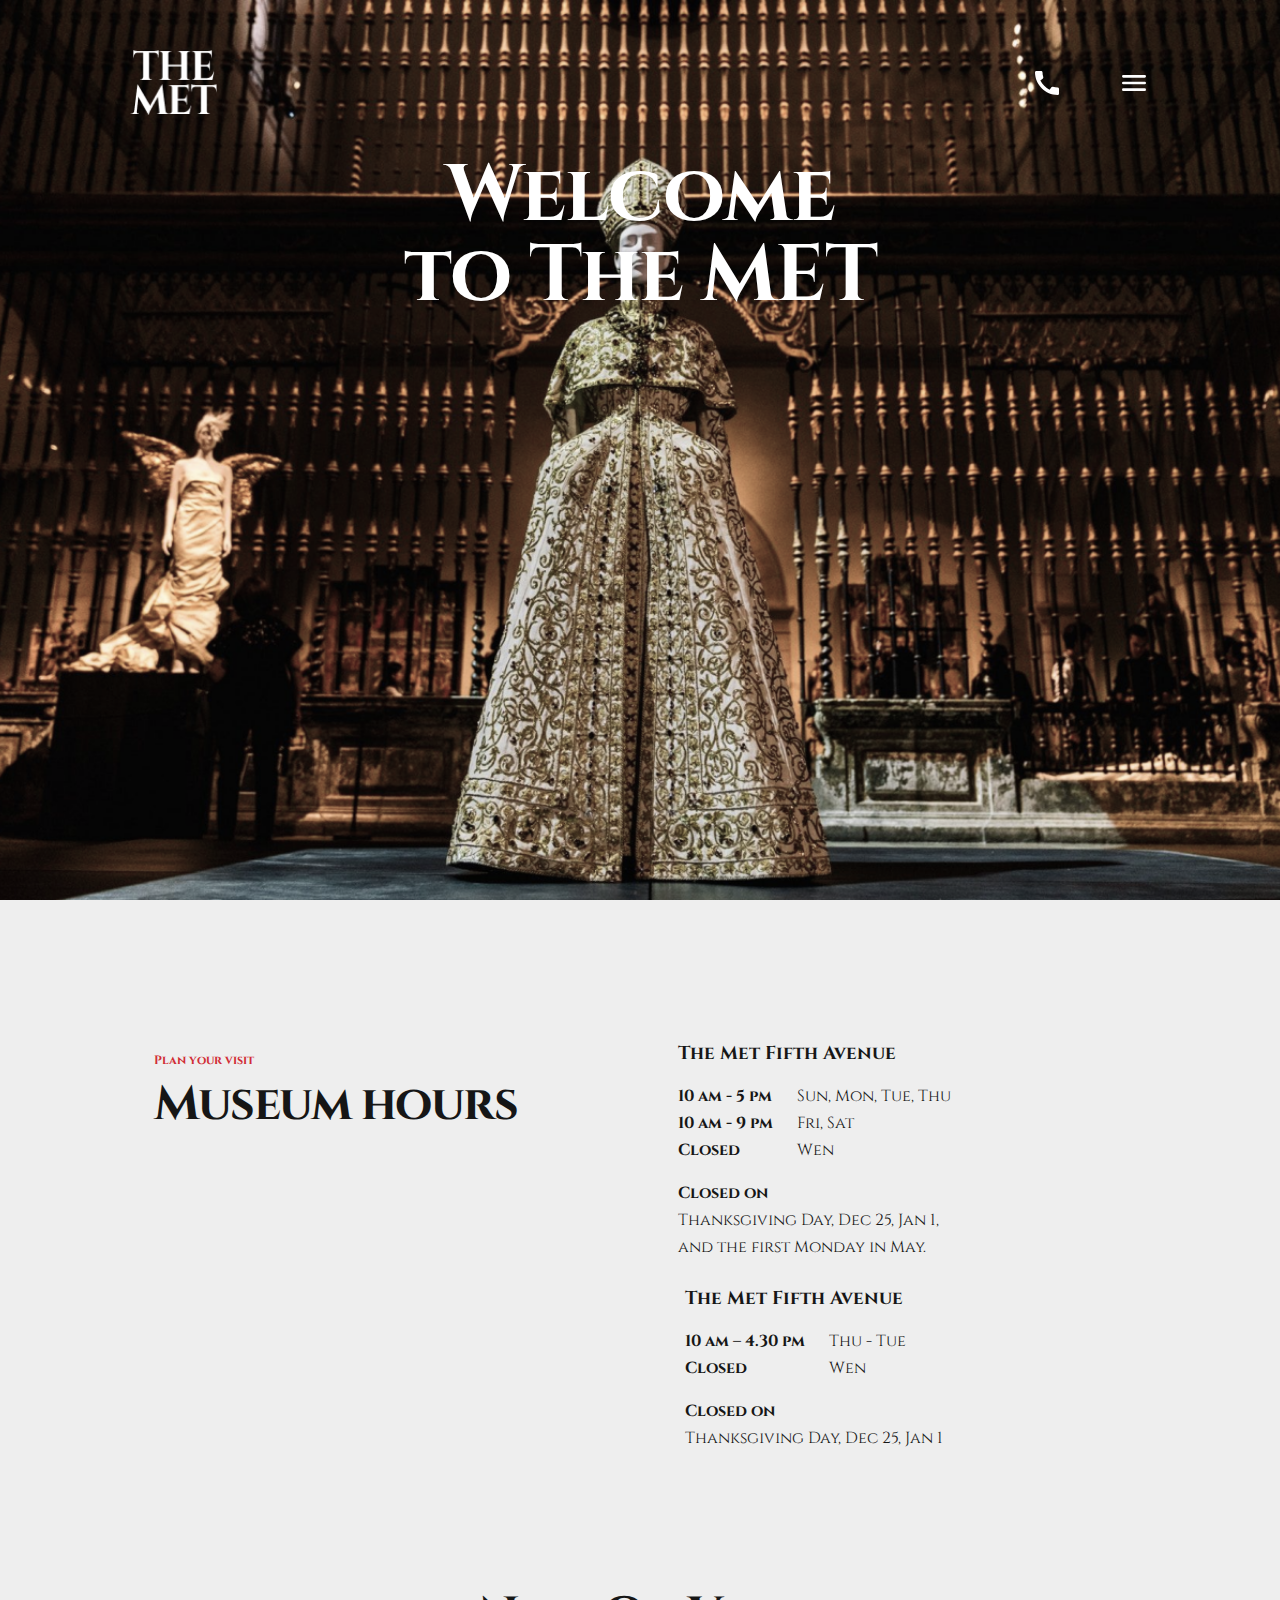
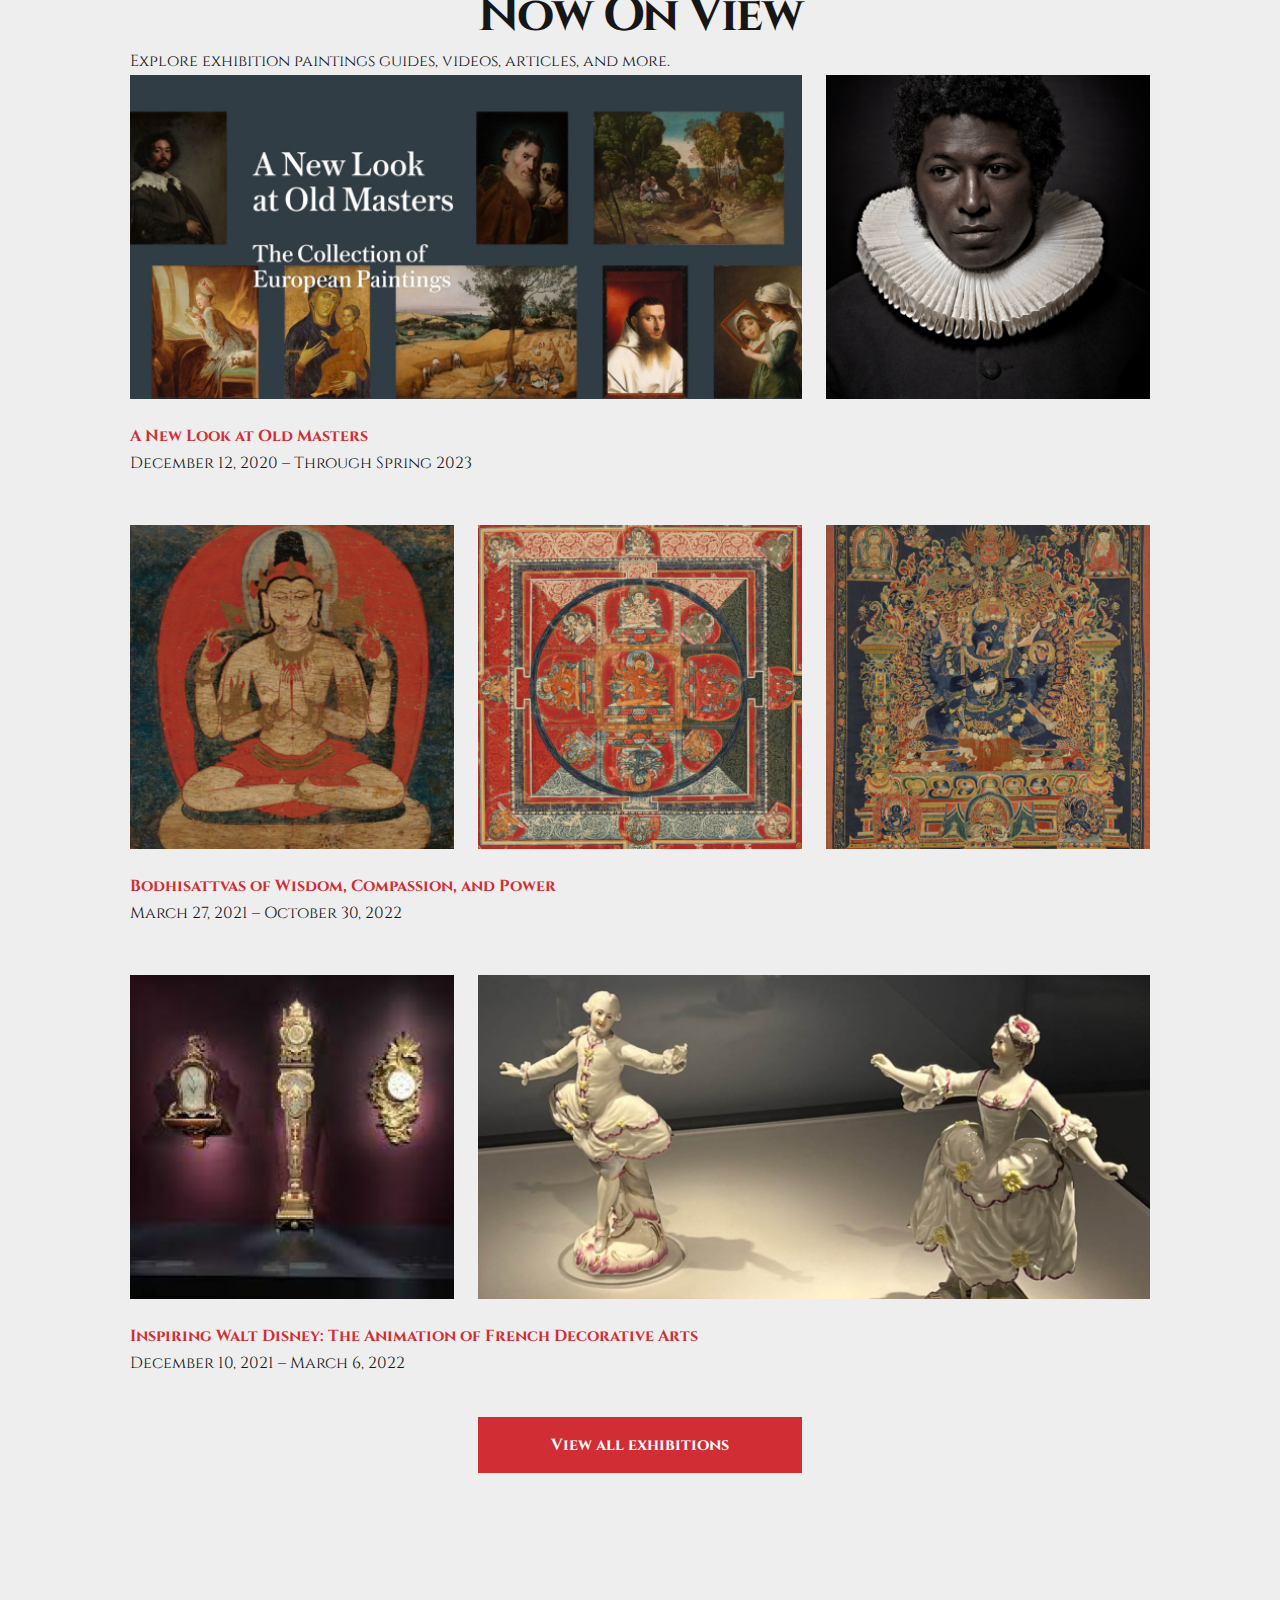
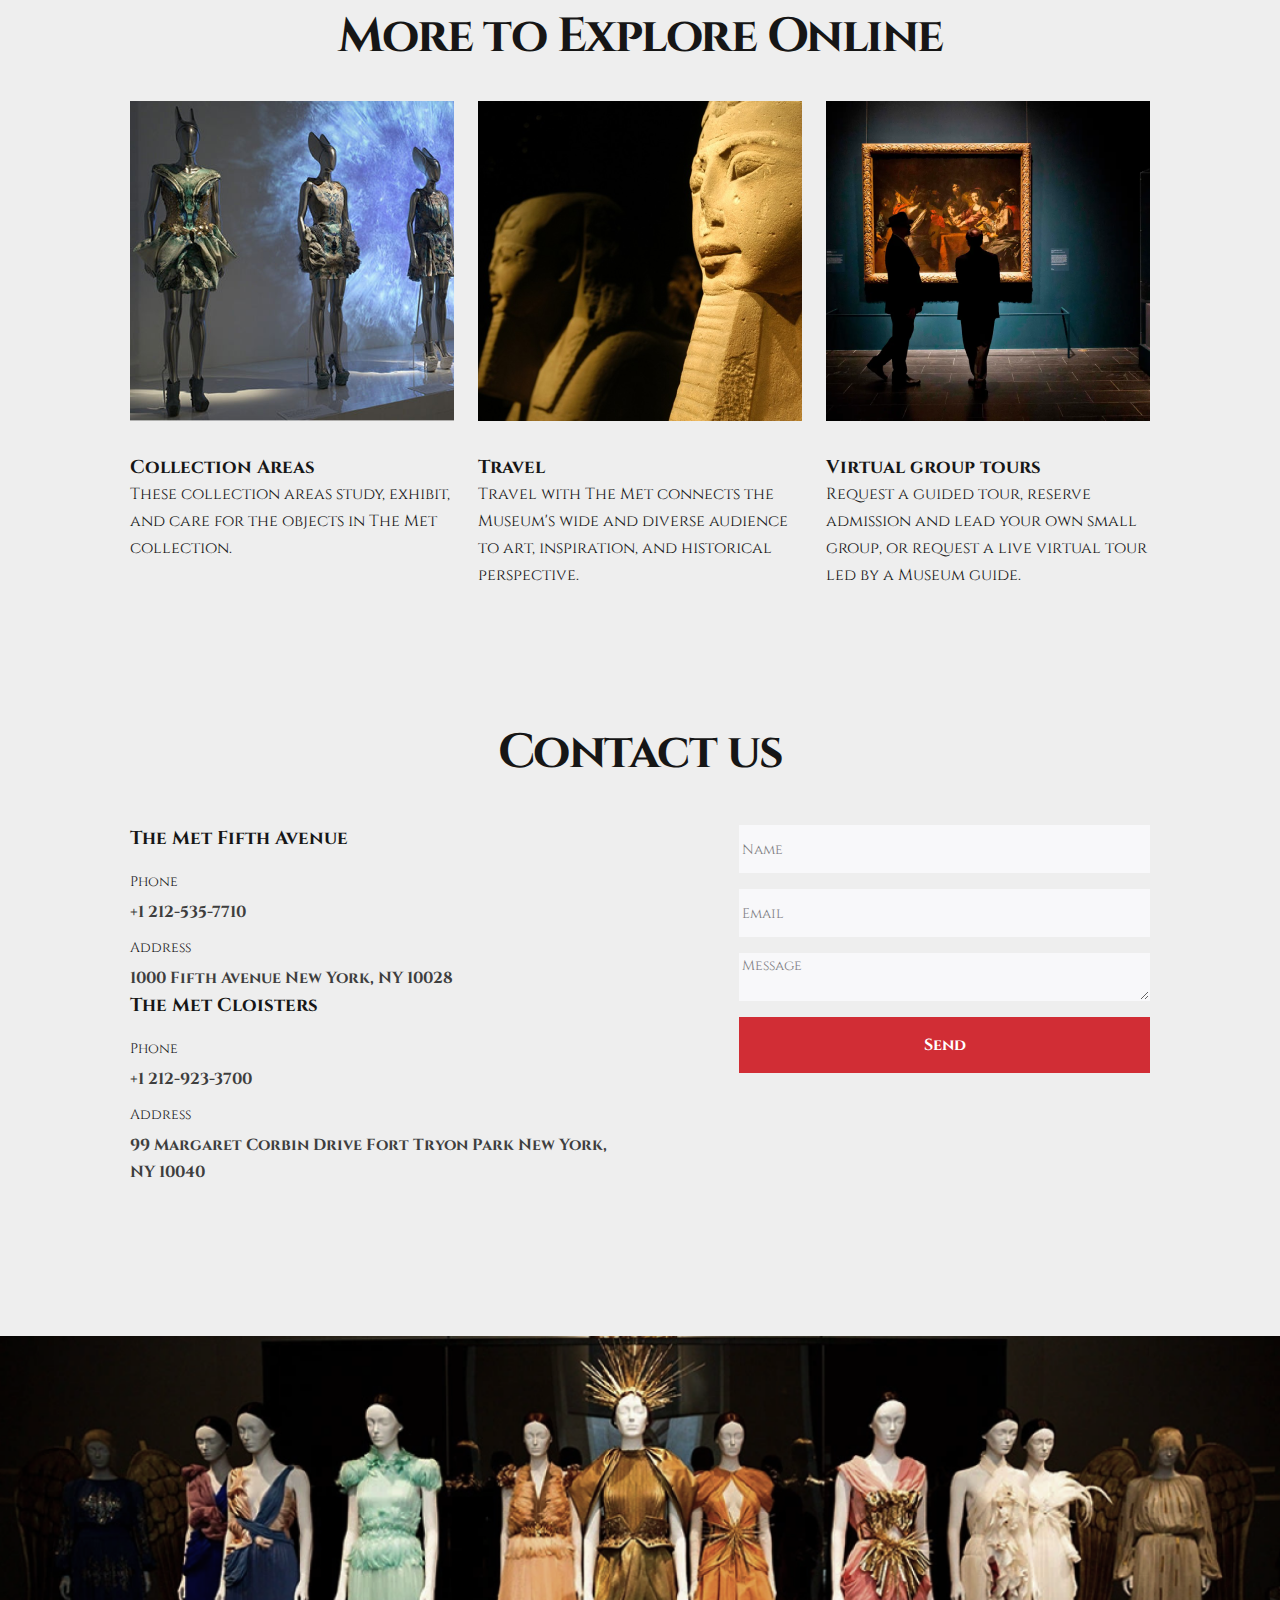
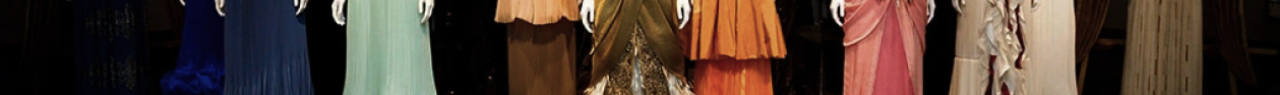
<file: index.html>
<!DOCTYPE html><html lang="en" class="page"><head><meta charset="utf-8"><meta name="viewport" content="width=device-width, initial-scale=1.0"><title>Miami</title><link rel="preconnect" href="https://fonts.googleapis.com"><link rel="preconnect" href="https://fonts.gstatic.com"><link rel="icon" type="image/x-icon" href="THE%20MET.e355c6da.png"><link href="https://fonts.googleapis.com/css2?family=Cinzel:wght@400;700&display=swap" rel="stylesheet"><link rel="stylesheet" href="index.445ecc7b.css"><script src="index.00fef4a0.js" defer></script></head><body class="page__body"> <header class="header"> <div class="container"> <div class="header__content"> <div class="top-bar"> <a href="#" class="top-bar__logo-link"> <img src="THE%20MET.e355c6da.png" class="top-bar__logo" alt="the met logo"> </a> <div class="header__icons"> <a href="#" class="icon icon--phone"></a> <a href="#menu" class="icon icon--menu"></a> </div> </div> <h1 class="header__title"> Welcome <br> to The MET </h1> </div> </div> </header> <aside class="menu page__menu" id="menu"> <div class="container"> <div class="menu__top-bar top-bar"> <a href="#" class="top-bar__logo-link"> <img src="THE%20MET.e355c6da.png" class="top-bar__logo" alt="the met logo"> </a> <a href="#" class="icon icon--close"></a> </div> <div class="menu__content"> <nav class="menu__nav nav"> <ul class="nav__list"> <li class="nav__item"> <a href="#Home" class="nav__link">Home</a> </li> <li class="nav__item"> <a href="#museum-hours" class="nav__link">About Us</a> </li> <li class="nav__item"> <a href="#now-on-view" class="nav__link">Now on view</a> </li> <li class="nav__item"> <a href="#explore-online" class="nav__link">Explore Online</a> </li> <li class="nav__item"> <a href="#contact-us" class="nav__link">Contacts</a> </li> </ul> </nav> <div class="menu__contacts"> <a href="tel:+1 212-535-7710" class="menu__contacts__item">The Met Fifth Avenue <br> +1 212-535-7710 </a> <a href="tel:+1 212-923-3700" class="menu__contacts__item">The Met Cloisters <br> +1 212-923-3700 </a> </div> <a href="#" class="menu__call-to-order">call to order</a> </div> </div> </aside> <main class="main"> <div class="container"> <div class="main__content"> <section class="museum-hours section" id="museum-hours"> <div class="museum-hours__section-title"> <h3 class="museum-hours__second-title">Plan your visit</h3> <h2 class="museum-hours__title section-title">Museum hours</h2> </div> <div class="museum-hours__content"> <div class="museum-hours__section"> <h3 class="museum-hours__title"> The Met Fifth Avenue </h3> <div class="schedule"> <ul class="bold schedule__list schedule__list--main"> <li>10 am - 5 pm</li> <li>10 am - 9 pm</li> <li>Closed</li> </ul> <ul class="schedule__list"> <li>Sun, Mon, Tue, Thu</li> <li>Fri, Sat</li> <li>Wen</li> </ul> </div> <div class="museum-hours__text"> <p class="bold"> Closed on </p> <p> Thanksgiving Day, Dec 25, Jan 1, <br> and the first Monday in May. </p> </div> </div> <div class="museum-hours__section"> <h3 class="museum-hours__title"> The Met Fifth Avenue </h3> <div class="schedule"> <ul class="bold schedule__list schedule__list--main"> <li>10 am – 4.30 pm</li> <li>Closed</li> </ul> <ul class="schedule__list"> <li>Thu - Tue</li> <li>Wen</li> </ul> </div> <div class="museum-hours__text"> <p class="bold"> Closed on </p> <p> Thanksgiving Day, Dec 25, Jan 1 </p> </div> </div> </div> </section> <section class="now-on-view section" id="now-on-view"> <div class="now-on-view__title-section"> <h2 class="section-title">Now On View</h2> <p> Explore exhibition paintings guides, videos, articles, and more. </p> </div> <div class="now-on-view__wrapper"> <article class="paintings"> <div class="paintings__photos"> <a href="#" class="paintings__link paintings__link--wide"> <img class="paintings__photo" src="now-on-view-1.d11af47e.png" alt="qq"> </a> <a href="#" class="paintings__link paintings__link--square"> <img class="paintings__photo" src="now-on-view-2.f102eb85.png" alt="qq"> </a> </div> <div class="paintings__title-section"> <h3 class="paintings__title">A New Look at Old Masters</h3> <p class="paintings__text">December 12, 2020 – Through Spring 2023</p> </div> </article> <article class="paintings"> <div class="paintings__photos"> <a href="#" class="paintings__link paintings__link--square paintings__link--square--big"> <img class="paintings__photo" src="now-on-view-3.01ffa8d7.png" alt="qq"> </a> <a href="#" class="paintings__link paintings__link--square paintings__link--square--big"> <img class="paintings__photo" src="now-on-view-4.e25aaf76.png" alt="qq"> </a> <a href="#" class="paintings__link paintings__link--square paintings__link--square--big paintings__link--square--extra"> <img class="paintings__photo" src="now-on-view-5.d9112973.png" alt="qq"> </a> </div> <div class="paintings__title-section"> <h3 class="paintings__title">Bodhisattvas of Wisdom, Compassion, and Power</h3> <p class="paintings__text">March 27, 2021 – October 30, 2022</p> </div> </article> <article class="paintings"> <div class="paintings__photos"> <a href="#" class="paintings__link paintings__link--square"> <img class="paintings__photo" src="now-on-view-6.219302a0.png" alt="qq"> </a> <a href="#" class="paintings__link paintings__link--wide"> <img class="paintings__photo" src="now-on-view-7.21a65bb8.png" alt="qq"> </a> </div> <div class="paintings__title-section"> <h3 class="paintings__title">Inspiring Walt Disney: The Animation of French Decorative Arts</h3> <p class="paintings__text">December 10, 2021 – March 6, 2022</p> </div> </article> </div> <div class="now-on-view__button-wrapper"> <button class="button now-on-view__button">View all exhibitions</button> </div> </section> <section class="explore-online section" id="explore-online"> <h2 class="explore-online__section-title section-title">More to Explore Online</h2> <div class="explore-online__wrapper"> <article class="pictures"> <a href="#" class="pictures__link"> <img class="pictures__photo" src="explore-online-1.39920aba.png" alt="qq"> </a> <div class="pictures__title-section"> <h3 class="pictures__title">Collection Areas</h3> <p class="pictures__text">These collection areas study, exhibit, and care for the objects in The Met collection.</p> </div> </article> <article class="pictures"> <a href="#" class="pictures__link"> <img class="pictures__photo" src="explore-online-2.b990d969.png" alt="qq"> </a> <div class="pictures__title-section"> <h3 class="pictures__title">Travel</h3> <p class="pictures__text">Travel with The Met connects the Museum's wide and diverse audience to art, inspiration, and historical perspective.</p> </div> </article> <article class="pictures"> <a href="#" class="pictures__link"> <img class="pictures__photo" src="explore-online-3.c63d762a.png" alt="qq"> </a> <div class="pictures__title-section"> <h3 class="pictures__title">Virtual group tours</h3> <p class="pictures__text"> Request a guided tour, reserve admission and lead your own small group, or request a live virtual tour led by a Museum guide.</p> </div> </article> </div> </section> <section class="contact-us section" id="contact-us"> <h2 class="contact-us__title section-title">Contact us</h2> <div class="contact-us__wrapper"> <div class="contact-us__info"> <div class="info-panel"> <h3 class="info-panel__title">The Met Fifth Avenue</h3> <div class="info-panel__content"> <div class="info-panel__part"> <p class="info-panel__text">Phone</p> <p class="info-panel__text--bald"> <a href="tel:+12125357710" class="info-panel__link">+1 212-535-7710</a> </p> </div> <div class="info-panel__part"> <p class="info-panel__text">Address</p> <p class="info-panel__text--bald"> <a href="https://goo.gl/maps/1000 Fifth Avenue New York, NY 10028" class="info-panel__link" target="_blank"> 1000 Fifth Avenue New York, NY 10028 </a> </p> </div> </div> </div> <div class="info-panel"> <h3 class="info-panel__title">The Met Cloisters</h3> <div class="info-panel__content"> <div class="info-panel__part"> <p class="info-panel__text">Phone</p> <p class="info-panel__text--bald"> <a href="tel:+12129233700" class="info-panel__link">+1 212-923-3700</a> </p> </div> <div class="info-panel__part"> <p class="info-panel__text">Address</p> <p class="info-panel__text--bald"> <a href="https://goo.gl/maps/99 Margaret Corbin Drive Fort Tryon Park New York, NY 10040" class="info-panel__link" target="_blank"> 99 Margaret Corbin Drive Fort Tryon Park New York, NY 10040 </a> </p> </div> </div> </div> </div> <form class="contact-us__massage-panel" id="contactForm"> <input type="text" class="contact-us__imput input" placeholder="Name" required> <input type="email" class="contact-us__imput input" placeholder="Email" required> <textarea class="contact-us__imput input" placeholder="Message" required></textarea> <button type="submit" class="button contact-us__button"> Send </button> </form> </div> </section> </div> </div> </main> <footer class="footer"></footer> </body></html>
</file>
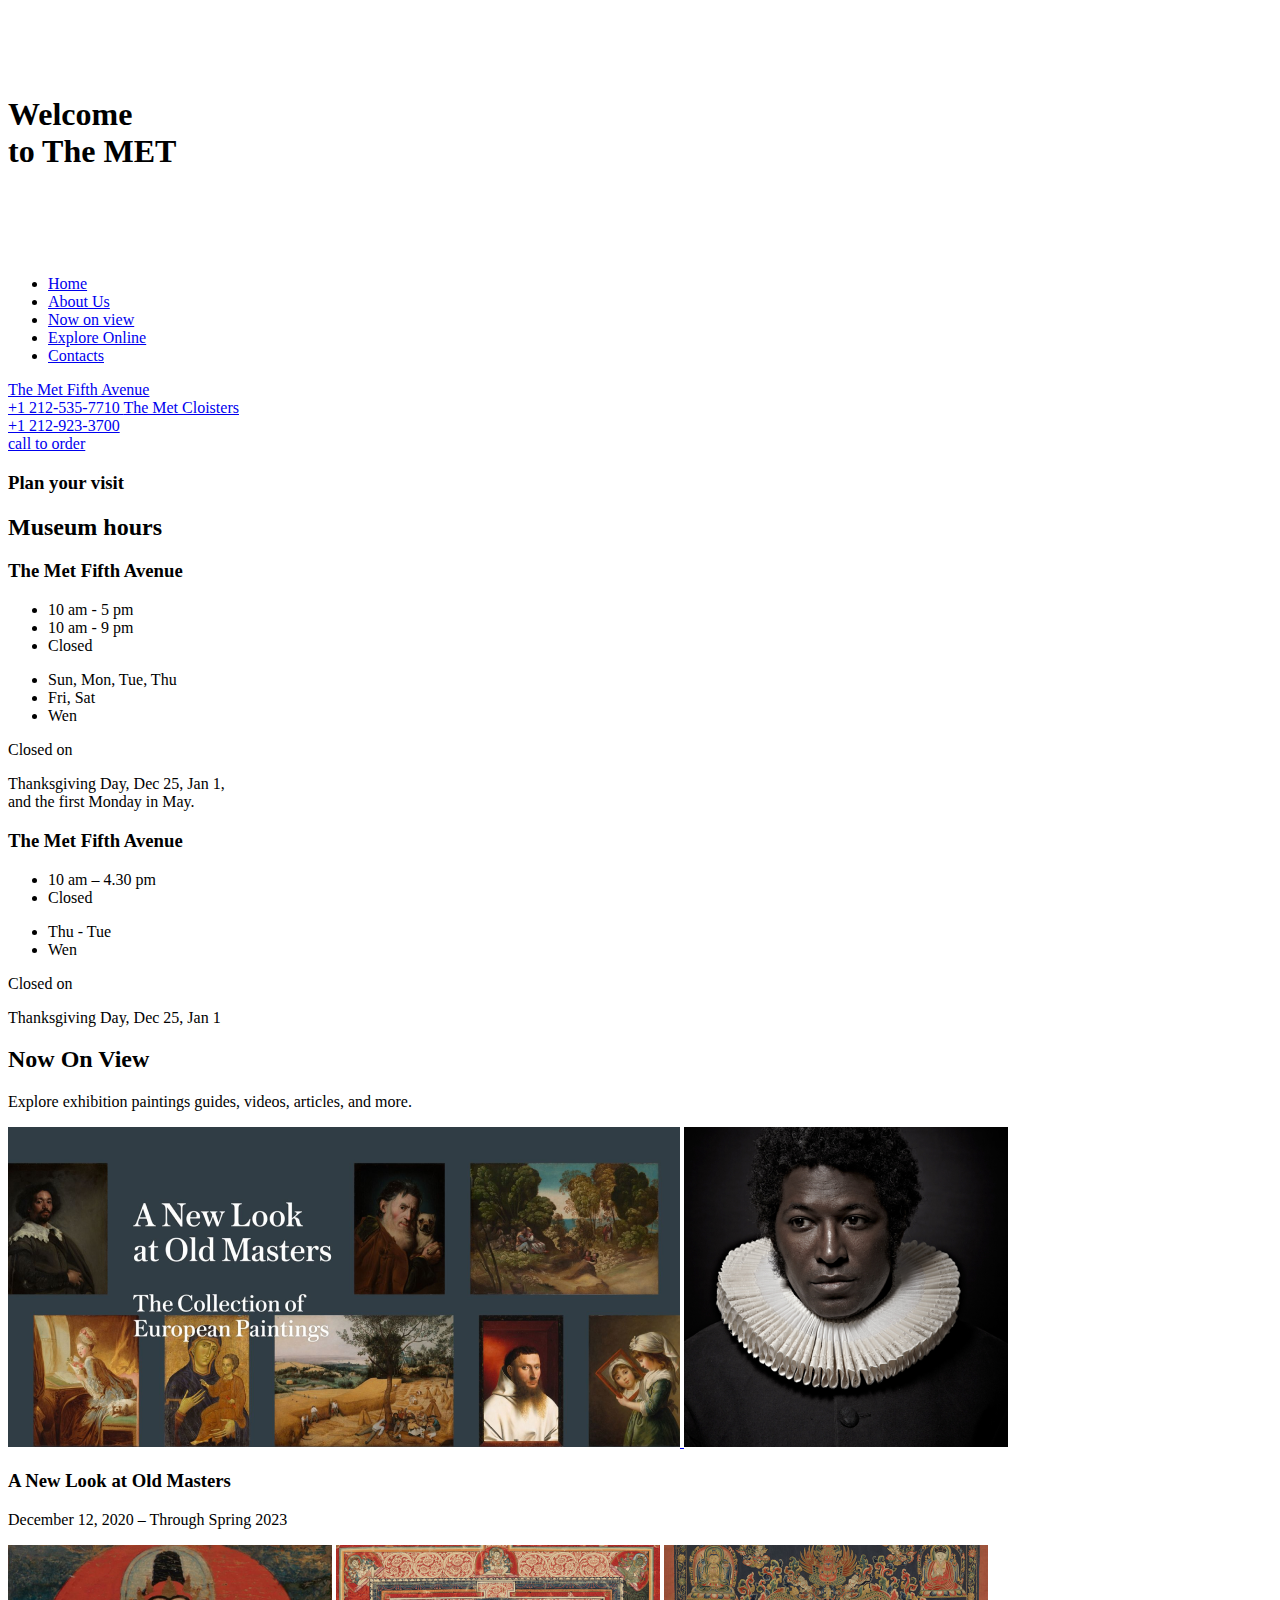
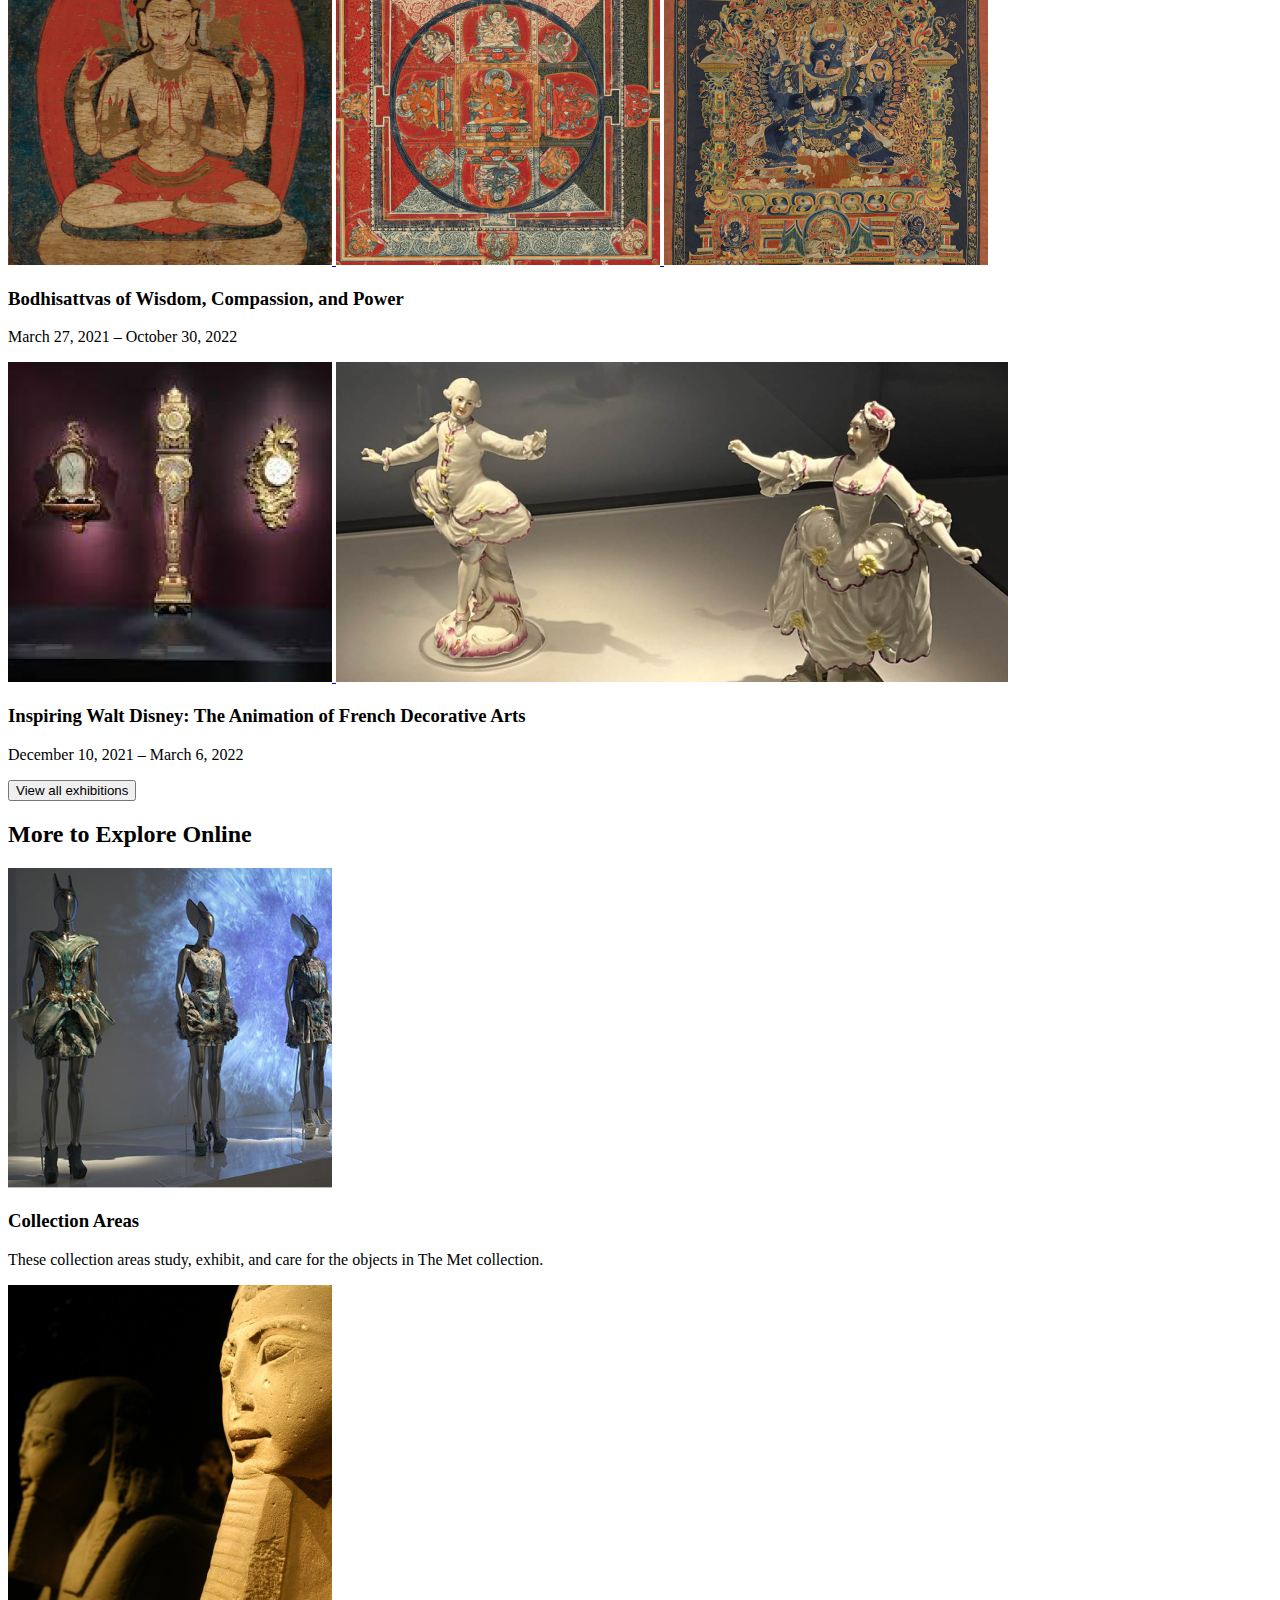
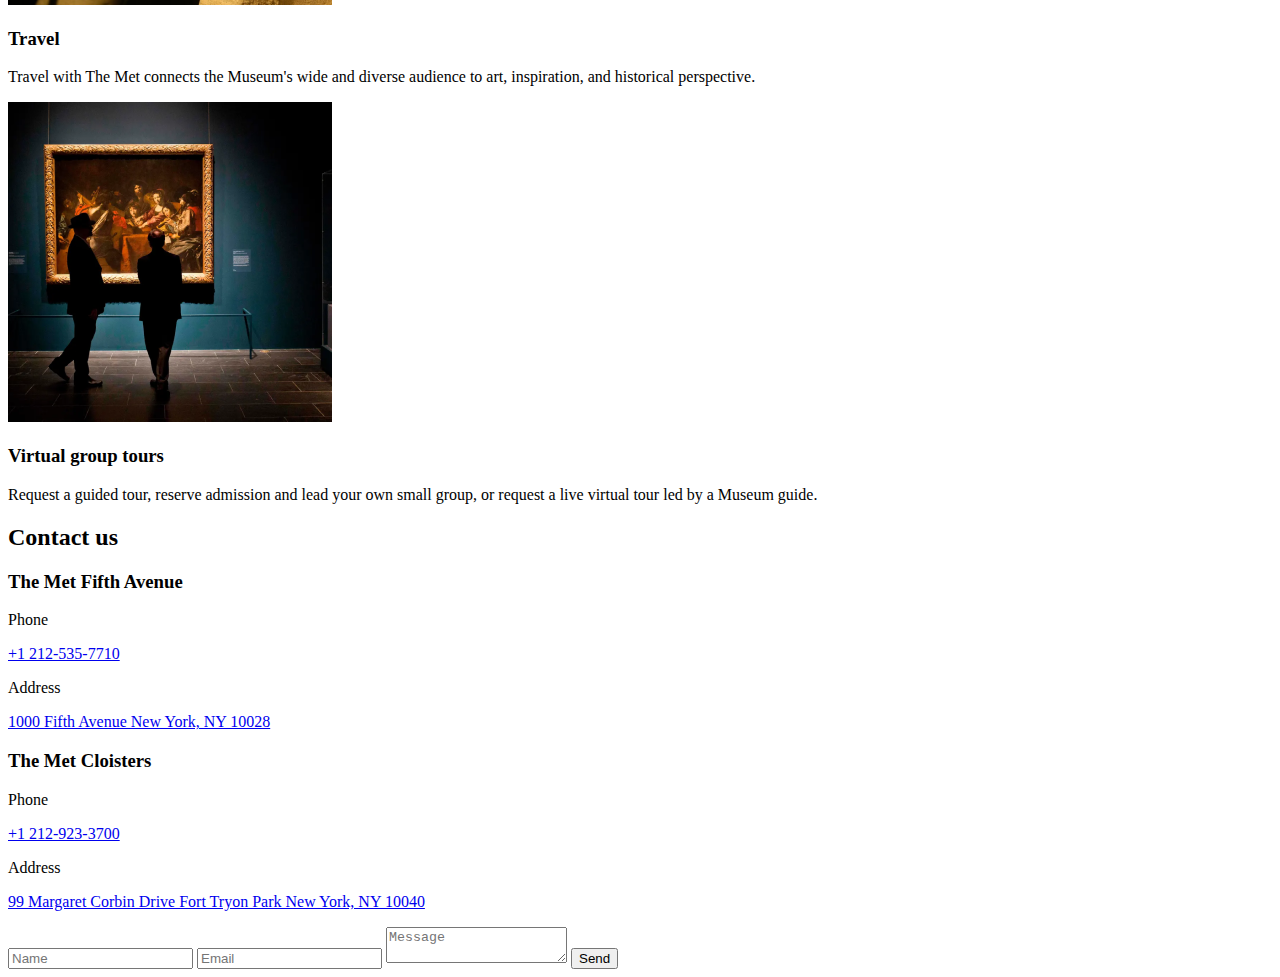
<file: src/index.html>
<!DOCTYPE html>
<html lang="en" class="page">
  <head>
    <meta charset="UTF-8">
    <meta name="viewport" content="width=device-width, initial-scale=1.0">
    <title>Miami</title>
    <link rel="preconnect" href="https://fonts.googleapis.com">
    <link rel="preconnect" href="https://fonts.gstatic.com">
    <link
      rel="icon"
      type="image/x-icon" 
      href="images/icons/THE MET.png">
    <link href="https://fonts.googleapis.com/css2?family=Cinzel:wght@400;700&display=swap" rel="stylesheet">
    <link rel="stylesheet" href="./styles/main.scss">
    <script src="scripts/main.js" defer></script>
  </head>
  <body class="page__body">
    <header class="header">
      <div class="container">
        <div class ="header__content">
          <div class="top-bar">
            <a href="#" class="top-bar__logo-link">
              <img
                src="images/icons/THE MET.png"
                class="top-bar__logo"
                alt="the met logo">
            </a>
            <div class="header__icons">
              <a href="#" class="icon icon--phone"></a>
              <a href="#menu" class="icon icon--menu"></a>
            </div>
          </div>
          <h1 class="header__title">
            Welcome
            <br>
            to The MET
          </h1>
        </div>
      </div>
    </header>

    <aside class="menu page__menu" id="menu">
      <div class="container">
        <div class="top-bar menu__top-bar">
          <a href="#" class="top-bar__logo-link">
            <img
              src="images/icons/THE MET.png"
              class="top-bar__logo"
              alt="the met logo">
          </a>
          <a href="#" class="icon icon--close"></a>
        </div>

        <div class="menu__content">

          <nav class="nav menu__nav">
            <ul class="nav__list">
              <li class="nav__item">
                <a href="#Home" class="nav__link">Home</a>
              </li>
              <li class="nav__item">
                <a href="#museum-hours" class="nav__link">About Us</a>
              </li>
              <li class="nav__item">
                <a href="#now-on-view" class="nav__link">Now on view</a>
              </li>
              <li class="nav__item">
                <a href="#explore-online" class="nav__link">Explore Online</a>
              </li>
              <li class="nav__item">
                <a href="#contact-us" class="nav__link">Contacts</a>
              </li>
            </ul>
          </nav>

          <div class="menu__contacts">
            <a href="tel:+1 212-535-7710" class="menu__contacts__item">The Met Fifth Avenue <br>
              +1 212-535-7710
            </a>
            <a href="tel:+1 212-923-3700" class="menu__contacts__item">The Met Cloisters <br>
              +1 212-923-3700
            </a>
          </div>

          <a href="#" class="menu__call-to-order">call to order</a>

        </div>
      </div>
    </aside>

    <main class="main">
      <div class="container">
        <div class="main__content">
          <section class="section museum-hours" id="museum-hours">
            <div class="museum-hours__section-title">
              <h3 class="museum-hours__second-title">Plan your visit</h3>
              <h2 class="section-title museum-hours__title">Museum hours</h2>
            </div>

            <div class="museum-hours__content">
              <div class="museum-hours__section">
                <h3 class="museum-hours__title">
                  The Met Fifth Avenue
                </h3>
                <div class="schedule">
                  <ul class="schedule__list schedule__list--main bold">
                    <li>10 am - 5 pm</li>
                    <li>10 am - 9 pm</li>
                    <li>Closed</li>
                  </ul>
                  <ul class="schedule__list">
                    <li>Sun, Mon, Tue, Thu</li>
                    <li>Fri, Sat</li>
                    <li>Wen</li>
                  </ul>
                </div>
                <div class="museum-hours__text">
                  <p class="bold">
                    Closed on
                  </p>
                  <p>
                    Thanksgiving Day, Dec 25, Jan 1, <br>
                    and the first Monday in May.
                  </p>
                </div>
              </div>
              <div class="museum-hours__section">
                <h3 class="museum-hours__title">
                  The Met Fifth Avenue
                </h3>
                <div class="schedule">
                  <ul class="schedule__list schedule__list--main bold">
                    <li>10 am – 4.30 pm</li>
                    <li>Closed</li>
                  </ul>
                  <ul class="schedule__list">
                    <li>Thu - Tue</li>
                    <li>Wen</li>
                  </ul>
                </div>
                <div class="museum-hours__text">
                  <p class="bold">
                    Closed on
                  </p>
                  <p>
                    Thanksgiving Day, Dec 25, Jan 1
                  </p>
                </div>
              </div>
            </div>
          </section>
          <section class="section now-on-view" id="now-on-view">
            <div class="now-on-view__title-section">
              <h2 class="section-title">Now On View</h2>
              <p>
                Explore exhibition paintings guides, videos, articles, and more.
              </p>
            </div>
            <div class="now-on-view__wrapper">
              <article class="paintings">
                <div class="paintings__photos">
                  <a href="#" class="paintings__link paintings__link--wide">
                    <img
                      class="paintings__photo"
                      src="./images/photos/now-on-view-1.png"
                      alt="qq"
                    >
                  </a>
                  <a href="#" class="paintings__link paintings__link--square">
                    <img
                      class="paintings__photo"
                      src="./images/photos/now-on-view-2.png"
                      alt="qq"
                      >
                  </a>
                </div>
                <div class="paintings__title-section">
                  <h3 class="paintings__title">A New Look at Old Masters</h3>
                  <p class="paintings__text">December 12, 2020 – Through Spring 2023</p>
                </div>
              </article>

              <article class="paintings">
                <div class="paintings__photos">
                  <a href="#" class="
                    paintings__link
                    paintings__link--square
                    paintings__link--square--big">
                    <img
                      class="paintings__photo"
                      src="./images/photos/now-on-view-3.png"
                      alt="qq"
                    >
                  </a>
                  <a href="#" class="
                    paintings__link
                    paintings__link--square
                    paintings__link--square--big">
                    <img
                      class="paintings__photo"
                      src="./images/photos/now-on-view-4.png"
                      alt="qq"
                    >
                  </a>
                  <a href="#" class="
                    paintings__link
                    paintings__link--square
                    paintings__link--square--big
                    paintings__link--square--extra">
                    <img
                      class="paintings__photo"
                      src="./images/photos/now-on-view-5.png"
                      alt="qq"
                    >
                  </a>
                </div>
                <div class="paintings__title-section">
                  <h3 class="paintings__title">Bodhisattvas of Wisdom, Compassion, and Power</h3>
                  <p class="paintings__text">March 27, 2021 – October 30, 2022</p>
                </div>
              </article>

              <article class="paintings">
                <div class="paintings__photos">
                  <a href="#" class="paintings__link paintings__link--square">
                    <img
                      class="paintings__photo"
                      src="./images/photos/now-on-view-6.png"
                      alt="qq"
                    >
                  </a>
                  <a href="#" class="paintings__link paintings__link--wide">
                    <img
                      class="paintings__photo"
                      src="./images/photos/now-on-view-7.png"
                      alt="qq"
                    >
                  </a>
                </div>
                <div class="paintings__title-section">
                  <h3 class="paintings__title">Inspiring Walt Disney: The Animation of French Decorative Arts</h3>
                  <p class="paintings__text">December 10, 2021 – March 6, 2022</p>
                </div>
              </article>
            </div>
            <div class="now-on-view__button-wrapper">
              <button class="button now-on-view__button">View all exhibitions</button>
            </div>
          </section>
          <section class="section explore-online" id="explore-online">
            <h2 class="section-title explore-online__section-title">More to Explore Online</h2>
            <div class="explore-online__wrapper">
              <article class="pictures">
                <a href="#" class="pictures__link">
                  <img
                    class="pictures__photo"
                    src="./images/photos/explore-online-1.png"
                    alt="qq"
                  >
                </a>
                <div class="pictures__title-section">
                  <h3 class="pictures__title">Collection Areas</h3>
                  <p class="pictures__text">These collection areas study, exhibit, and care for the objects in The Met collection.</p>
                </div>
              </article>
              <article class="pictures">
                <a href="#" class="pictures__link">
                  <img
                    class="pictures__photo"
                    src="./images/photos/explore-online-2.png"
                    alt="qq"
                  >
                </a>
                <div class="pictures__title-section">
                  <h3 class="pictures__title">Travel</h3>
                  <p class="pictures__text">Travel with The Met connects the Museum's wide and diverse audience to art, inspiration, and historical perspective.</p>
                </div>
              </article>
              <article class="pictures">
                <a href="#" class="pictures__link">
                  <img
                    class="pictures__photo"
                    src="./images/photos/explore-online-3.png"
                    alt="qq"
                  >
                </a>
                <div class="pictures__title-section">
                  <h3 class="pictures__title">Virtual group tours</h3>
                  <p class="pictures__text"> Request a guided tour, reserve admission and lead your own small group, or request a live virtual tour led by a Museum guide.</p>
                </div>
              </article>
            </div>
          </section>
          <section class="section contact-us" id="contact-us">
            <h2 class="section-title contact-us__title">Contact us</h2>

            <div class="contact-us__wrapper">
              <div class="contact-us__info">
                <div class="info-panel">
                  <h3 class="info-panel__title">The Met Fifth Avenue</h3>
                  <div class="info-panel__content">
                    <div class="info-panel__part">
                      <p class="info-panel__text">Phone</p>
                      <p class="info-panel__text--bald">
                        <a href="tel:+12125357710" class="info-panel__link">+1 212-535-7710</a>
                      </p>
                    </div>
                    <div class="info-panel__part">
                      <p class="info-panel__text">Address</p>
                      <p class="info-panel__text--bald">
                        <a
                          href="https://goo.gl/maps/1000 Fifth Avenue New York, NY 10028"
                          class="info-panel__link"
                          target="_blank">
                          1000 Fifth Avenue New York, NY 10028
                        </a>
                      </p>
                    </div>
                  </div>
                </div>

                <div class="info-panel">
                  <h3 class="info-panel__title">The Met Cloisters</h3>
                  <div class="info-panel__content">
                    <div class="info-panel__part">
                      <p class="info-panel__text">Phone</p>
                      <p class="info-panel__text--bald">
                        <a href="tel:+12129233700" class="info-panel__link">+1 212-923-3700</a>
                      </p>
                    </div>
                    <div class="info-panel__part">
                      <p class="info-panel__text">Address</p>
                      <p class="info-panel__text--bald">
                        <a
                          href="https://goo.gl/maps/99 Margaret Corbin Drive Fort Tryon Park New York, NY 10040"
                          class="info-panel__link"
                          target="_blank">
                          99 Margaret Corbin Drive Fort Tryon Park New York, NY 10040
                        </a>
                      </p>
                    </div>
                  </div>
                </div>
              </div>

              <form class="contact-us__massage-panel" id="contactForm">
                <input
                  type="text"
                  class="input contact-us__imput"
                  placeholder="Name"
                  required>
                <input
                  type="email"
                  class="input contact-us__imput"
                  placeholder="Email"
                  required>
                <textarea
                  class="input contact-us__imput"
                  placeholder="Message"
                  required></textarea>
                <button
                  type="submit"
                  class="button contact-us__button">
                  Send
                </button>
              </form>
            </div>
          </section>
        </div>
      </div>

    </main>

    <footer class="footer"></footer>
  </body>
</html>
</file>
<file: index.445ecc7b.css>
.page{color:#161616;scroll-behavior:smooth;font-family:Cinzel,Arial,Helvetica,sans-serif;font-weight:400;line-height:27px}.page__menu{opacity:0;pointer-events:none;transition:all .3s;position:fixed;top:0;bottom:0;left:0;right:0;transform:translate(-100%)}.page__menu:target{opacity:1;pointer-events:all;transform:translate(0)}.page__body{background:#eee;min-width:320px;margin:0}.no-scroll{overflow:hidden}p{margin:0}.bold{font-weight:700}.header{background-image:url(header-background-mobile.533e8fde.png);background-position:50%;background-repeat:no-repeat;background-size:cover}@media (min-width:576px){.header{background-image:url(header-background-tablet.189ba752.png)}}@media (min-width:1024px){.header{background-image:url(header-background-desktop.2c9d58a4.png)}}.header__content{height:100vh;min-height:568px}@media (min-width:576px){.header__content{min-height:840px}}.header__icons{gap:24px;display:-ms-flexbox;display:flex}@media (min-width:576px){.header__icons{gap:55px}}.header__title{color:#fff;text-align:center;letter-spacing:-1.5px;margin:130px 0 0;font-size:40px;line-height:100%}@media (min-width:576px){.header__title{margin-top:140px;font-size:64px}}@media (min-width:1024px){.header__title{margin-top:41px;font-size:80px;font-weight:700}}.icon{background-position:50%;background-repeat:no-repeat;background-size:cover;width:24px;height:24px;transition:transform .3s;display:block}@media (min-width:576px){.icon{width:32px;height:32px}}.icon:hover{transform:scale(1.2)}.icon--phone{background-image:url(Icon-Phone-call.53c71925.svg)}.icon--phone:hover:after{content:"+1 212-535-7710";color:#161616;white-space:nowrap;background-color:#eee;border:1px solid #ccc;border-radius:4px;padding:4px;position:absolute;top:-120%;left:50%;transform:translate(-50%)}.icon--menu{background-image:url(Icon-Burger-menu.107829bf.svg)}.icon--menu:hover{background-image:url(Icon-Burger-menu-hover.fd4b4010.svg)}.icon--close{background-image:url(Icon-close.2d103320.svg)}.top-bar{-ms-flex-pack:justify;justify-content:space-between;-ms-flex-align:center;align-items:center;padding-top:25px;display:-ms-flexbox;display:flex}@media (min-width:576px){.top-bar{padding-top:50px}}@media (min-width:1024px){.top-bar{padding-top:50px}}.top-bar__logo-link{display:-ms-flexbox;display:flex}.top-bar__logo{width:64px;height:46px;transition:transform .3s}.top-bar__logo:hover{transform:scale(1.2)}@media (min-width:576px){.top-bar__logo{width:87px;height:65px}}.menu{color:#fff;pointer-events:none;text-transform:uppercase;background-color:#d12d35;font-weight:700}.menu__nav{margin-bottom:32px}.menu__contacts{-ms-flex-direction:column;flex-direction:column;gap:8px;margin-bottom:16px;display:-ms-flexbox;display:flex}.menu__contacts__item{color:#fff;text-transform:uppercase;font-size:16px;font-weight:700;line-height:27px;text-decoration:none}.menu__call-to-order{color:#fff;letter-spacing:2px;border-bottom:1px solid #fff;padding-bottom:7px;font-size:12px;line-height:16px;text-decoration:none}.menu__top-bar{margin-bottom:40px}@media (min-width:576px){.menu__top-bar{padding-top:32px}}.nav__list{-ms-flex-direction:column;flex-direction:column;gap:32px;margin:0;padding:0;list-style:none;display:-ms-flexbox;display:flex}.nav__link{color:#fff;letter-spacing:2px;font-size:22px;font-style:normal;line-height:22px;text-decoration:none;position:relative}.nav__link:after{content:"";transform-origin:0;background-color:#fff;width:100%;height:1px;transition:transform .3s;display:block;position:absolute;bottom:-8px;transform:scale(0)}.nav__link:hover:after{transform:scale(1)}.section-title{letter-spacing:-1.5px;text-align:center;margin:0;font-size:32px;font-style:normal;font-weight:700;line-height:100%}@media (min-width:576px){.section-title{font-size:48px}}.schedule{-ms-flex-direction:row;flex-direction:row;gap:24px;display:-ms-flexbox;display:flex}.schedule__list{margin:0;padding:0;font-size:16px;list-style:none}.main__content{row-gap:100px;padding-top:100px;padding-bottom:100px;display:grid}@media (min-width:576px){.main__content{row-gap:140px;padding-top:140px;padding-bottom:150px}}.section{-ms-flex-pack:center;justify-content:center}.section__part__title{margin:0;font-size:24px;line-height:30px}.museum-hours{--collums:2;grid-template-columns:repeat(var(--collums),1fr);column-gap:20px;display:grid}@media (min-width:576px){.museum-hours{--collums:6;column-gap:24px}}@media (min-width:1024px){.museum-hours{--collums:12}}.museum-hours__title{text-align:left;margin:0}.museum-hours__content{-ms-flex-direction:column;flex-direction:column;grid-column:span 2;-ms-flex-pack:center;justify-content:center;-ms-flex-align:center;align-items:center;gap:24px;width:100%;display:-ms-flexbox;display:flex}@media (min-width:576px){.museum-hours__content{grid-column:span 3}}@media (min-width:1024px){.museum-hours__content{grid-column:span 6}}.museum-hours__section-title{grid-column:span 2;margin-bottom:32px;margin-left:auto;margin-right:auto}@media (min-width:576px){.museum-hours__section-title{grid-column:span 3}}@media (min-width:1024px){.museum-hours__section-title{grid-column:span 5}}.museum-hours__second-title{color:#d12d35;font-size:12px;line-height:140%}.museum-hours__section{-ms-flex-direction:column;flex-direction:column;-ms-flex-pack:center;justify-content:center;gap:16px;display:-ms-flexbox;display:flex}.now-on-view__title-section{-ms-flex-direction:column;flex-direction:column;gap:8px;display:-ms-flexbox;display:flex}.now-on-view__wrapper{row-gap:48px;display:grid}.now-on-view__button{grid-column:1/-1}.now-on-view__button-wrapper{--collums:2;grid-template-columns:repeat(var(--collums),1fr);column-gap:20px;margin-top:40px;display:grid}@media (min-width:576px){.now-on-view__button-wrapper{--collums:6;column-gap:24px}}@media (min-width:1024px){.now-on-view__button-wrapper{--collums:12}}@media (min-width:576px){.now-on-view__button{grid-column:2/6}}@media (min-width:1024px){.now-on-view__button{grid-column:5/9}}.container{padding-left:20px;padding-right:20px}@media (min-width:576px){.container{max-width:576px;margin-left:auto;margin-right:auto;padding-left:72px;padding-right:72px}}@media (min-width:1024px){.container{min-width:1020px;margin-left:auto;margin-right:auto;padding-left:120px;padding-right:120px}}.paintings__photos{--collums:2;grid-template-columns:repeat(var(--collums),1fr);column-gap:20px;display:grid}@media (min-width:576px){.paintings__photos{--collums:6;column-gap:24px}}@media (min-width:1024px){.paintings__photos{--collums:12}}.paintings__photo{object-fit:cover;width:100%;height:100%;position:absolute}.paintings__link{position:relative}@media (min-width:576px){.paintings__link--wide{grid-column:span 4}}@media (min-width:1024px){.paintings__link--wide{grid-column:span 8}}.paintings__link--square{height:0;padding-bottom:100%}@media (min-width:576px){.paintings__link--square{grid-column:span 2}}@media (min-width:1024px){.paintings__link--square{grid-column:span 4}}@media (min-width:576px){.paintings__link--square--big{grid-column:span 3}}@media (min-width:1024px){.paintings__link--square--big{grid-column:span 4}}.paintings__link--square--extra{display:none}@media (min-width:1024px){.paintings__link--square--extra{display:block}}.paintings__title{color:#d12d35;margin:24px 0 0;font-size:16px;line-height:27px}.explore-online__wrapper{--collums:2;grid-template-columns:repeat(var(--collums),1fr);gap:48px 20px;display:grid}@media (min-width:576px){.explore-online__wrapper{--collums:6;column-gap:24px}}@media (min-width:1024px){.explore-online__wrapper{--collums:12}}.explore-online__section-title{margin-bottom:40px}.pictures{grid-column:span 2}@media (min-width:576px){.pictures{grid-column:2/6}}@media (min-width:1024px){.pictures{grid-column:span 4}}.pictures__photo{object-fit:cover;width:100%}.pictures__title{margin:24px 0 0}.button{cursor:pointer;color:#fff;background-color:#d12d35;border:0;height:56px;font-family:Cinzel,Arial,Helvetica,sans-serif;font-size:16px;font-weight:700;line-height:27px}.button:hover{background-color:#ae1c23}.button:active{background-color:#eb343d}.info-panel{grid-column:span 2}.info-panel__title{margin:0 0 16px}.info-panel__text{font-size:14px}.info-panel__text--bald{color:#3e3e3e;font-size:16px;font-weight:700}.info-panel__text--bald .info-panel__link{color:inherit;text-decoration:none}.info-panel__text--bald .info-panel__link:hover{color:#d12d35;cursor:pointer;text-decoration:underline}@media (min-width:576px){.info-panel{grid-column:span 3}}.info-panel__content{-ms-flex-direction:column;flex-direction:column;gap:8px;display:-ms-flexbox;display:flex}.info-panel__part{-ms-flex-direction:column;flex-direction:column;gap:4px;display:-ms-flexbox;display:flex}.contact-us__wrapper{--collums:2;grid-template-columns:repeat(var(--collums),1fr);gap:48px 20px;display:grid}@media (min-width:576px){.contact-us__wrapper{--collums:6;column-gap:24px}}@media (min-width:1024px){.contact-us__wrapper{--collums:12}}.contact-us__title{margin-bottom:48px}.contact-us__info{grid-column:span 2}@media (min-width:576px){.contact-us__info{grid-column:span 3}}@media (min-width:1024px){.contact-us__info{grid-column:span 6}}.contact-us__massage-panel{-ms-flex-direction:column;flex-direction:column;grid-column:span 2;gap:16px;display:-ms-flexbox;display:flex}@media (min-width:576px){.contact-us__massage-panel{grid-column:span 3}}@media (min-width:1024px){.contact-us__massage-panel{grid-column:8/-1}}.footer{background-image:url(footer-background-mobile.98510b24.png);background-position:50%;background-repeat:no-repeat;background-size:cover;height:180px}@media (min-width:576px){.footer{background-image:url(footer-background-tablet.28a5d57e.png);height:359px}}@media (min-width:1024px){.footer{background-image:url(footer-background-desktop.cd75082e.png)}}.input{box-sizing:border-box;background-color:#f8f8fa;border:1px solid transparent;height:48px;font-family:Cinzel,Arial,Helvetica,sans-serif;font-size:14px;line-height:20px}.input:focus{border:1px solid var(--main-dark,#161616);outline:none}.input::placeholder{color:#7e7e83}.input::placeholder{color:#7e7e83}.input:hover{color:#161616}
/*# sourceMappingURL=index.445ecc7b.css.map */
</file>
